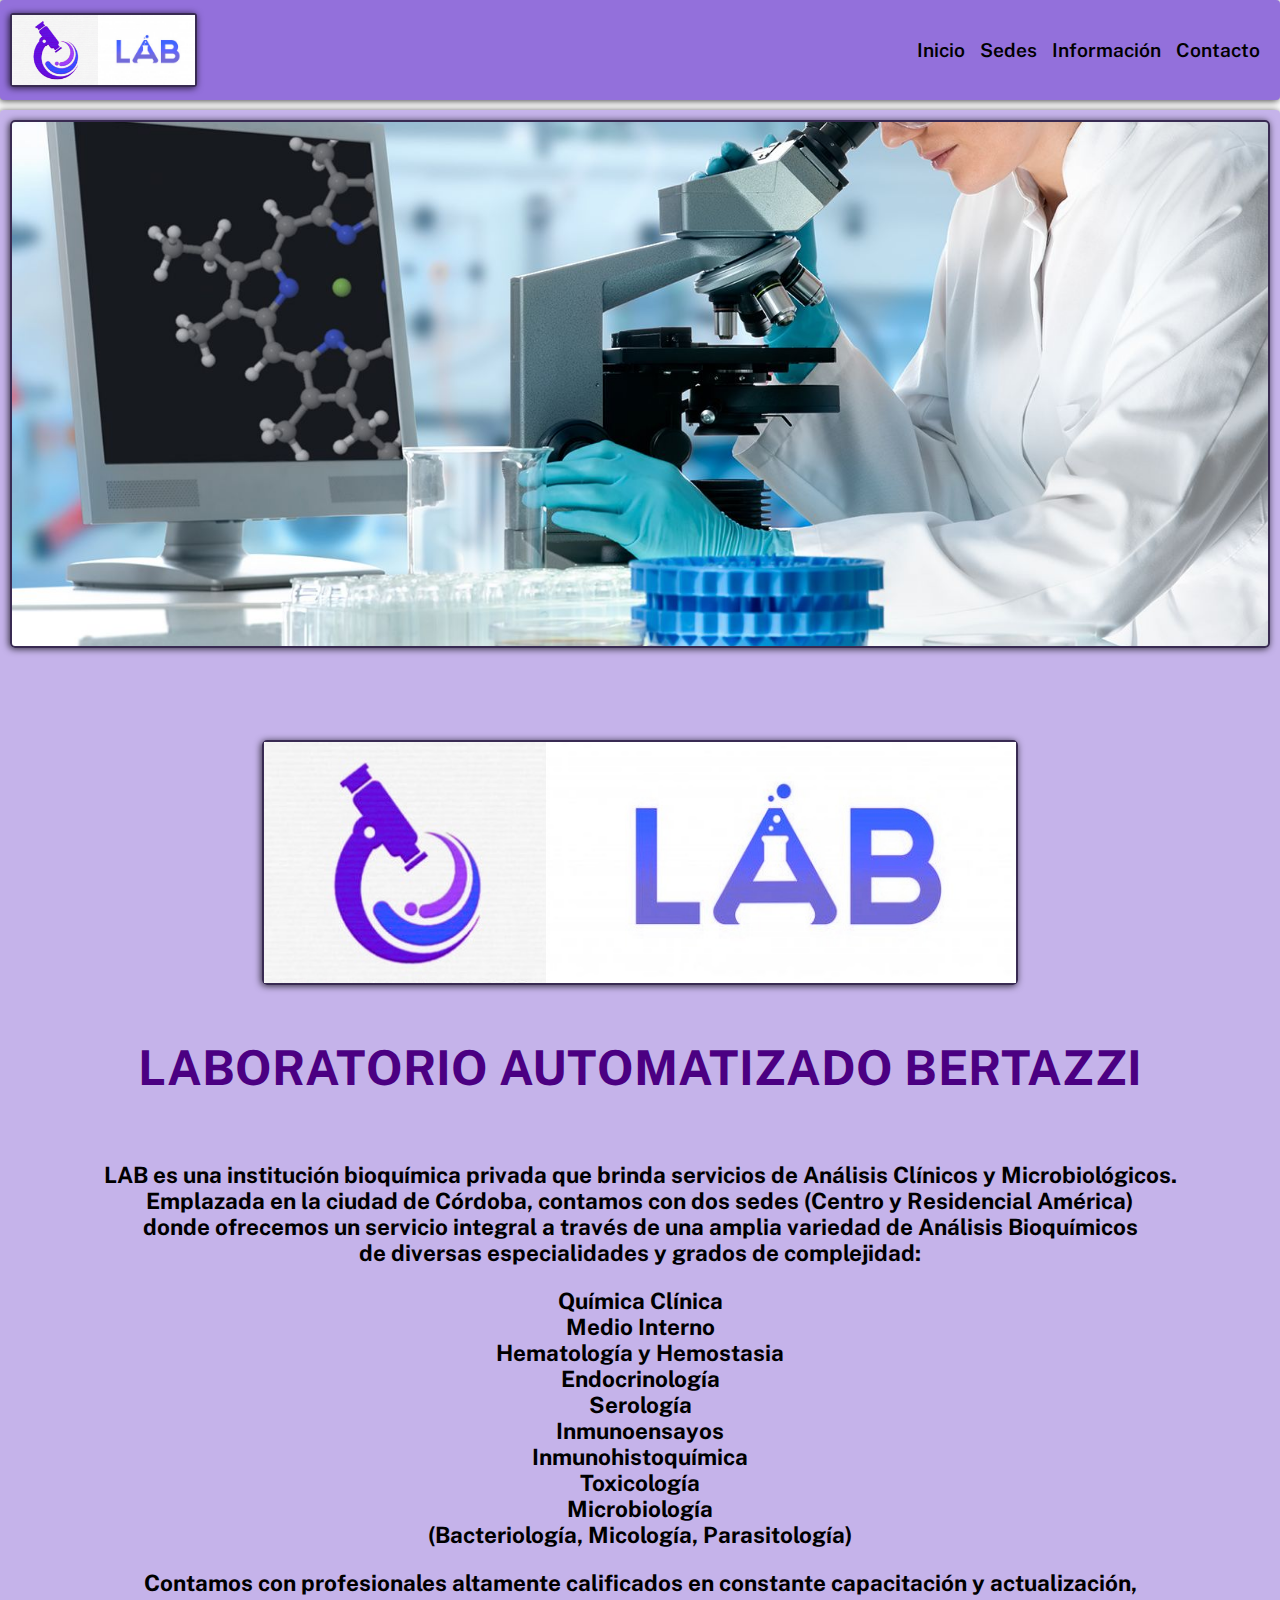
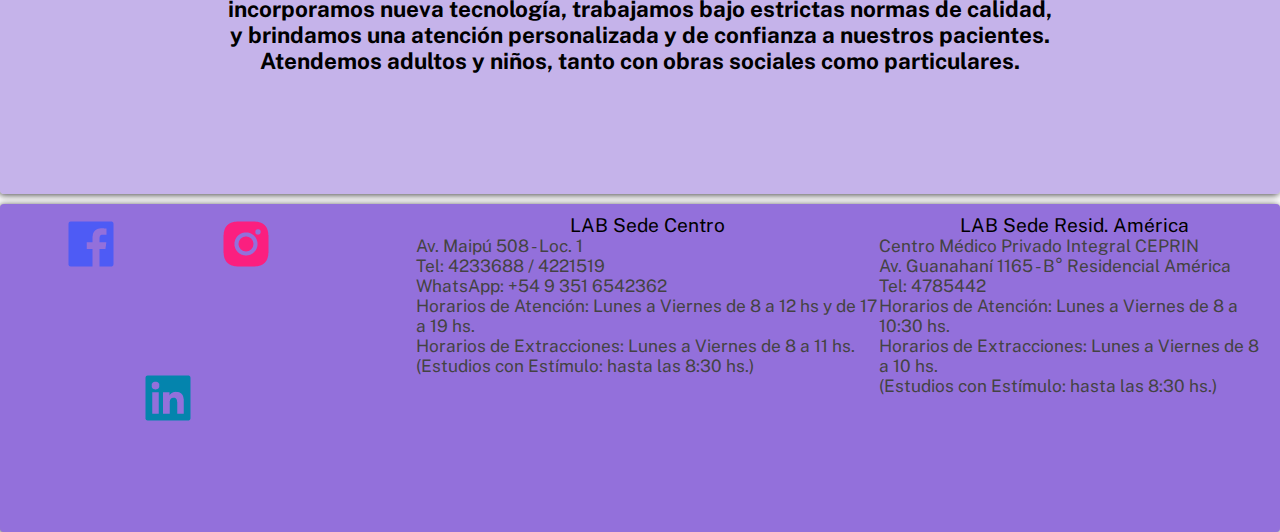
<file: index.html>
<!DOCTYPE html>
<html lang="en">
<head>
    <meta charset="UTF-8">
    <meta http-equiv="X-UA-Compatible" content="IE=edge">
    <meta name="viewport" content="width=device-width, initial-scale=1.0">
    <link rel="stylesheet" href="estilos.css">
    <link rel="icon" href="img/favicon.ico">
    <title>LAB</title>
</head>
<body class="grid-container">
    <header class="header">
        <a href="" class="logo">
            <img src="img/Logo1.jpg" alt="Logo">
            <img src="img/LAB.jpg" alt="LAB">
        </a>
        <input type="checkbox" id="menu-check">
        <label id="menu" for="menu-check">
            <span id="top-line"></span>
            <span id="middle-line"></span>
            <span id="bottom-line"></span>
        </label>
        <nav>
            <a href="index.html" class="nav-link">Inicio</a>
            <a href="sedes.html" class="nav-link">Sedes</a>
            <a href="informacion.html" class="nav-link">Información</a>
            <a href="contacto.html" class="nav-link">Contacto</a>
        </nav>
    </header>
    
    
    <section class="main">

        <div class="slider-container">
            <div class="slider-position"></div>
        </div>
    
        <br>
        <div class="logo-main">
            <img  src="img/Logo LAB.jpg" alt="Logo LAB">
            <!-- <img  src="img/LAB4.jpg" alt="LAB"> -->
        </div>
        
        <div class="lab">
            <br><br>
            <h1>LABORATORIO AUTOMATIZADO BERTAZZI</h1>
            <br><br><br>
            <h3>LAB es una institución bioquímica privada que brinda servicios de Análisis Clínicos y Microbiológicos.</h3>
            <h3>Emplazada en la ciudad de Córdoba, contamos con dos sedes (Centro y Residencial América)</h3>
            <h3>donde ofrecemos un servicio integral a través de una amplia variedad de Análisis Bioquímicos</h3>
            <h3>de diversas especialidades y grados de complejidad:</h3>
            <br>
            <h3><ul>
                <li>Química Clínica</li>
                <li>Medio Interno</li>
                <li>Hematología y Hemostasia</li>
                <li>Endocrinología</li>
                <li>Serología</li>
                <li>Inmunoensayos</li>
                <li>Inmunohistoquímica</li>
                <li>Toxicología</li>
                <li>Microbiología</li>
                <li>(Bacteriología, Micología, Parasitología)</li>
            </ul></h3>
            <br>
            <h3>Contamos con profesionales altamente calificados en constante capacitación y actualización,</h3>
            <h3>incorporamos nueva tecnología, trabajamos bajo estrictas normas de calidad,</h3>
            <h3>y brindamos una atención personalizada y de confianza a nuestros pacientes.</h3>
            <h3>Atendemos adultos y niños, tanto con obras sociales como particulares.</h3>
            <br><br><br><br><br>
        </div>
        
    </section>   
    

    <div class="footer">
        <div class="social">
            <a href="https://es-la.facebook.com/"><img src="img/facebook-square-logo-60.png" alt="Facebook"></a>
            <a href="https://www.instagram.com/"><img src="img/instagram-alt-logo-60.png" alt="Instagram"></a>
            <a href="https://ar.linkedin.com/"><img src="img/linkedin-square-logo-60.png" alt="LinkedIn"></a>
        </div>
        <div class="sede-centro-footer">
            <p><span class="cabecera-footer"><a href="sedes.html">LAB Sede Centro</a></span></p>
            <p class="text-footer">Av. Maipú 508 - Loc. 1</p>
            <p class="text-footer">Tel: 4233688 / 4221519</p>
            <p class="text-footer">WhatsApp: +54 9 351 6542362</p>
            <p class="text-footer">Horarios de Atención: Lunes a Viernes de 8 a 12 hs y de 17 a 19 hs.</p>
            <p class="text-footer">Horarios de Extracciones: Lunes a Viernes de 8 a 11 hs.</p>
            <p class="text-footer">(Estudios con Estímulo: hasta las 8:30 hs.)</p>
        </div>
        <div class="sede-america-footer">
            <p><span class="cabecera-footer"><a href="sedes.html">LAB Sede Resid. América</a></span></p>
            <p class="text-footer">Centro Médico Privado Integral CEPRIN</p>
            <p class="text-footer">Av. Guanahaní 1165 - B° Residencial América</p>
            <p class="text-footer">Tel: 4785442</p>
            <p class="text-footer">Horarios de Atención: Lunes a Viernes de 8 a 10:30 hs.</p>
            <p class="text-footer">Horarios de Extracciones: Lunes a Viernes de 8 a 10 hs.</p>
            <p class="text-footer">(Estudios con Estímulo: hasta las 8:30 hs.)</p>
        </div>
    </div>

</body>
</html>
</file>
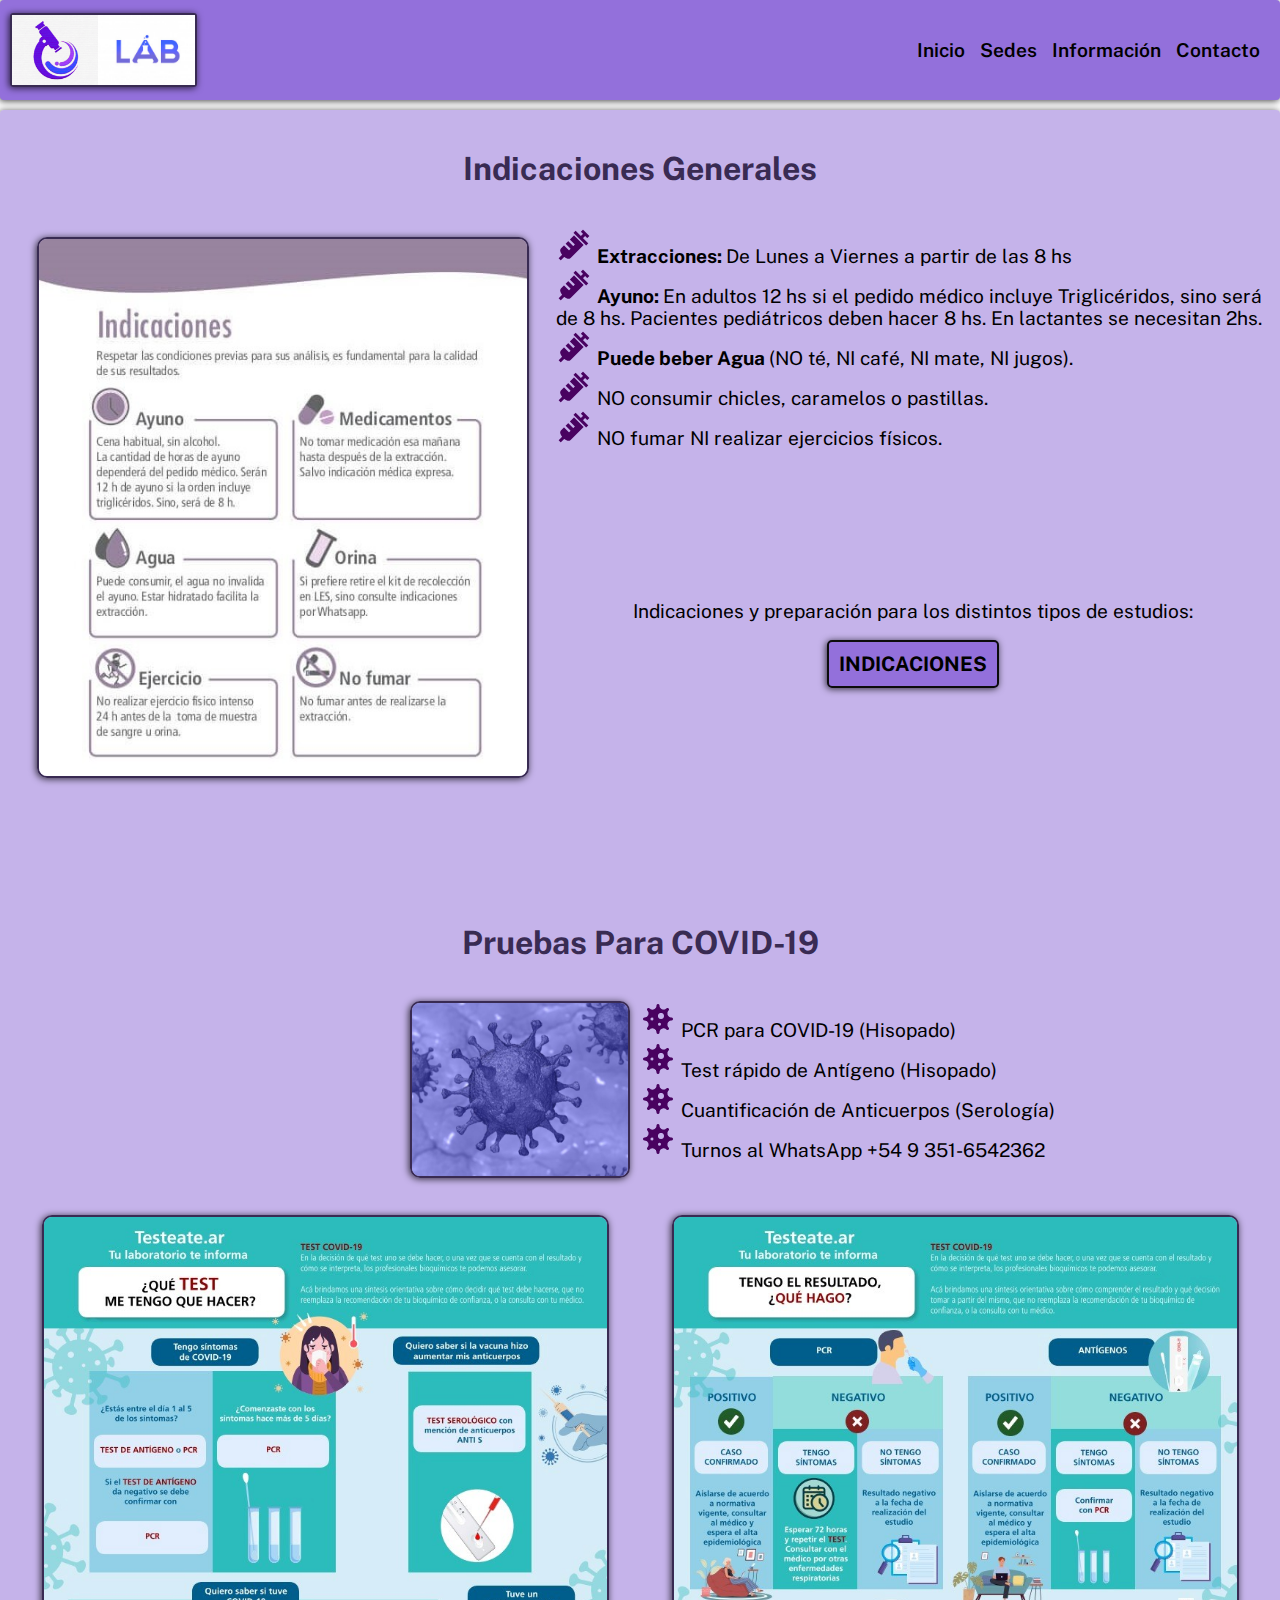
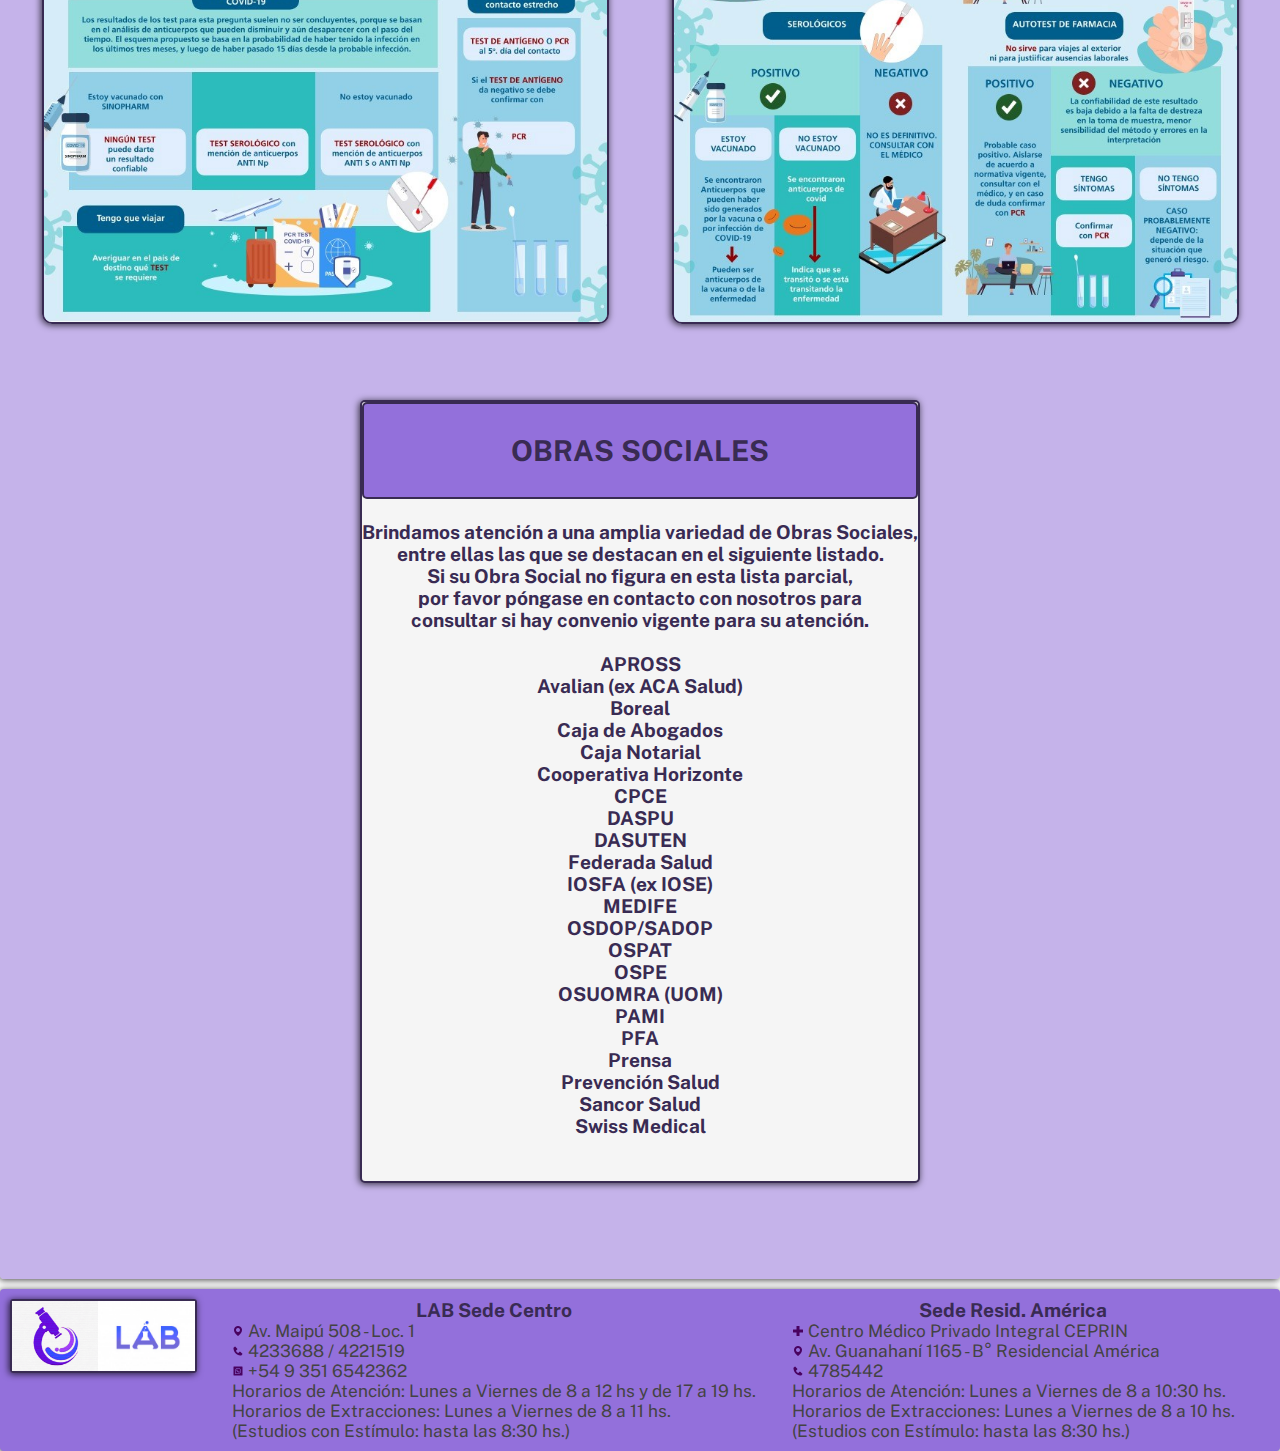
<file: informacion.html>
<!DOCTYPE html>
<html lang="en">
<head>
    <meta charset="UTF-8">
    <meta http-equiv="X-UA-Compatible" content="IE=edge">
    <meta name="viewport" content="width=device-width, initial-scale=1.0">
    <link rel="stylesheet" href="estilos.css">
    <link rel="icon" href="img/favicon.ico">
    <script src="https://ajax.googleapis.com/ajax/libs/jquery/2.2.4/jquery.min.js"></script>
    <title>Información</title>
</head>
<body class="grid-container">

    <header class="header">
        <a href="" class="logo">
            <img src="img/Logo1.jpg" alt="logo">
            <img src="img/LAB.jpg" alt="LAB">
        </a>
        <input type="checkbox" id="menu-check">
        <label id="menu" for="menu-check">
            <span id="top-line"></span>
            <span id="middle-line"></span>
            <span id="bottom-line"></span>
        </label>
        <nav>
            <a href="index.html" class="nav-link">Inicio</a>
            <a href="sedes.html" class="nav-link">Sedes</a>
            <a href="informacion.html" class="nav-link">Información</a>
            <a href="contacto.html" class="nav-link">Contacto</a>
        </nav>
    </header>
    

    <section class="informacion">
        
        <div class="analisis-generales">
            
            <p class="titulo-indicaciones">Indicaciones Generales</p>
            <img class="infografia-general" src="img/Indicaciones.jpg" alt="Indicaciones">
            
            <div class="texto-indicaciones">

                <p>
                    <img src="[data-uri]"/>
                    <strong>Extracciones: </strong>De Lunes a Viernes a partir de las 8 hs
                </p>

                <p>
                    <img src="[data-uri]"/>
                    <strong>Ayuno: </strong>En adultos 12 hs si el pedido médico incluye Triglicéridos, sino será de 8 hs. Pacientes
                    pediátricos deben hacer 8 hs. En lactantes se necesitan 2hs.
                </p>

                <p>
                    <img src="[data-uri]"/>
                    <strong>Puede beber Agua </strong> (NO té, NI café, NI mate, NI jugos).
                </p>

                <p>
                    <img src="[data-uri]"/>
                    NO consumir chicles, caramelos o pastillas.
                </p>

                <p>
                    <img src="[data-uri]"/>
                    NO fumar NI realizar ejercicios físicos. 
                </p>
      
            </div>

            <div class="otros-indicaciones">
                <p>
                    Indicaciones y preparación para los distintos tipos de estudios:
                </p>
            
                <a class="button" href="https://www.yumpu.com/es/document/read/29465953/analisis-de-laboratorio-indicaciones-para-toma-de-muestra-osecac" target="_blank">INDICACIONES</a>
            </div>
        </div>
        <br><br><br>
        <div class="COVID-19">
            <p class="titulo-indicaciones">Pruebas Para COVID-19</p>

            <img class="icono-covid" src="img/COVID.jpg" alt="COVID-19">
            
            <div class="texto-indicaciones">
                

                <p>
                    <img src="[data-uri]"/>
                    PCR para COVID-19 (Hisopado)
                </p>
                <p>
                    <img src="[data-uri]"/>
                    Test rápido de Antígeno (Hisopado)
                </p>
                <p>
                    <img src="[data-uri]"/>
                    Cuantificación de Anticuerpos (Serología)
                </p>
                <p>
                    <img src="[data-uri]"/>
                    Turnos al WhatsApp +54 9 351-6542362
                </p>
                <br><br>
            </div>
            
            <div  class="infografia-covid-1">
                <img src="img/Testeate-COVID-19-Que-test-me-tengo-que-hacer.jpg" alt="Qué test hacer">
            </div>
            
            <div class="infografia-covid-2">
                <img src="img/Testeate-COVID-19-Tengo-el-resultado-que-hago.jpg" alt="Tengo el resultado">
            </div>
        </div>
        <br>
        <div class="obras-sociales">
            <h2>OBRAS SOCIALES</h2>
            <br>
            <H4>Brindamos atención a una amplia variedad de Obras Sociales,</H4>
            <h4>entre ellas las que se destacan en el siguiente listado.</h4>
            <h4>Si su Obra Social no figura en esta lista parcial, </h4>
            <h4>por favor póngase en contacto con nosotros para</h4>
            <h4>consultar si hay convenio vigente para su atención.</h4>
            <br>
            <h4><ul>
                <li>APROSS</li>
                <li>Avalian (ex ACA Salud)</li>
                <li>Boreal</li>
                <li>Caja de Abogados</li>
                <li>Caja Notarial</li>
                <li>Cooperativa Horizonte</li>
                <li>CPCE</li>
                <li>DASPU</li>
                <li>DASUTEN</li>
                <li>Federada Salud</li>
                <li>IOSFA (ex IOSE)</li>
                <li>MEDIFE</li>
                <li>OSDOP/SADOP</li>
                <li>OSPAT</li>
                <li>OSPE</li>
                <li>OSUOMRA (UOM)</li>
                <li>PAMI</li>
                <li>PFA</li>
                <li>Prensa</li>
                <li>Prevención Salud</li>
                <li>Sancor Salud</li>
                <li>Swiss Medical</li>
                <br><br>
            </ul></h4>
        </div>
        <br><br><br>
    </section>
   

    <footer class="footer">

        <div class="icono-institucion">
            <a href="" class="logo">
                <img src="img/Logo1.jpg" alt="Logo">
                <img src="img/LAB.jpg" alt="LAB">
            </a>
        </div>

        <div class="sede-centro">
            <p><span class="cabecera-footer"><strong>LAB Sede Centro</strong></span></p>
            <p class="text-footer">
                <img src="[data-uri]"/>
                Av. Maipú 508 - Loc. 1
            </p>
            <p class="text-footer">
                <img src="[data-uri]"/>
                <!-- <box-icon name='phone' type='solid' color='#490260' ></box-icon> -->
                4233688 / 4221519
            </p>
            <p class="text-footer">
                <img src="[data-uri]"/>
                +54 9 351 6542362
            </p>
            <p class="text-footer">Horarios de Atención: Lunes a Viernes de 8 a 12 hs y de 17 a 19 hs.</p>
            <p class="text-footer">Horarios de Extracciones: Lunes a Viernes de 8 a 11 hs.</p>
            <p class="text-footer">(Estudios con Estímulo: hasta las 8:30 hs.)</p>
        </div>
        
        <div class="sede-america">
            <p><span class="cabecera-footer"><strong> Sede Resid. América</strong></span></p>
            <p class="text-footer">
                <img src="[data-uri]"/>
                Centro Médico Privado Integral CEPRIN
            </p>
            <p class="text-footer">
                <img src="[data-uri]"/>
                Av. Guanahaní 1165 - B° Residencial América
            </p>
            <p class="text-footer">
                <img src="[data-uri]"/>
                4785442
            </p>
            <p class="text-footer">Horarios de Atención: Lunes a Viernes de 8 a 10:30 hs.</p>
            <p class="text-footer">Horarios de Extracciones: Lunes a Viernes de 8 a 10 hs.</p>
            <p class="text-footer">(Estudios con Estímulo: hasta las 8:30 hs.)</p>
        </div>
        <br>
    </footer>
    
</body>
</html>
</file>
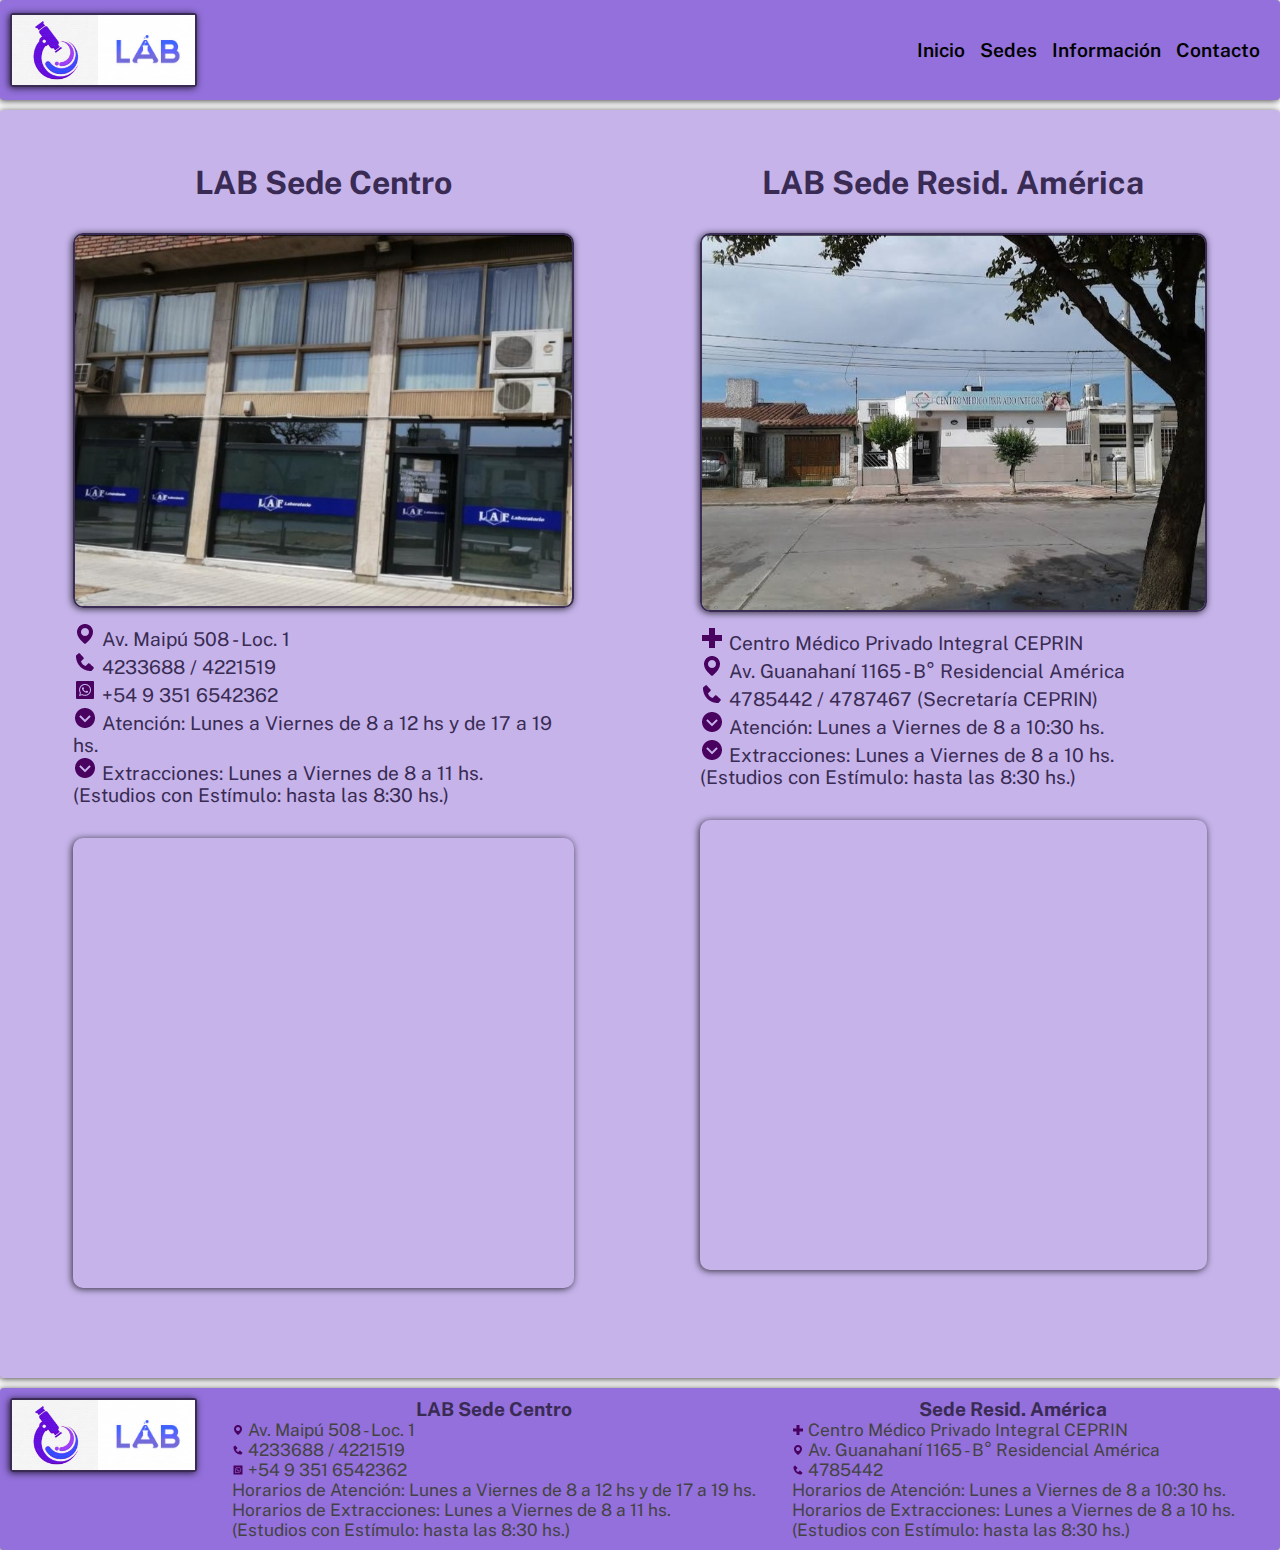
<file: sedes.html>
<!DOCTYPE html>
<html lang="en">
<head>
    <meta charset="UTF-8">
    <meta http-equiv="X-UA-Compatible" content="IE=edge">
    <meta name="viewport" content="width=device-width, initial-scale=1.0">
    <link rel="stylesheet" href="estilos.css">
    <link rel="icon" href="img/favicon.ico">
    <title>Sedes</title>
</head>
<body class="grid-container">

    <header class="header">
        <a href="" class="logo">
            <img src="img/Logo1.jpg" alt="logo">
            <img src="img/LAB.jpg" alt="LAB">
        </a>
        <input type="checkbox" id="menu-check">
        <label id="menu" for="menu-check">
            <span id="top-line"></span>
            <span id="middle-line"></span>
            <span id="bottom-line"></span>
        </label>
        <nav>
            <a href="index.html" class="nav-link">Inicio</a>
            <a href="sedes.html" class="nav-link">Sedes</a>
            <a href="informacion.html" class="nav-link">Información</a>
            <a href="contacto.html" class="nav-link">Contacto</a>
        </nav> 
    </header>
    
    <section class="sedes">
        <div class="sede-1">
            <br><br>
            <p class="nombre-sede">LAB Sede Centro</p>
            <br>
            <img clas="imagen-sede" src="img/Sede Maipú.jpg" alt="Sede Centro">
            
            <div class="informacion-sede">
                <p>
                    <img src="[data-uri]"/>
                    Av. Maipú 508 - Loc. 1
                </p>
                <p>
                    <img src="[data-uri]"/>
                    4233688 / 4221519
                </p>
                <p>
                    <img src="[data-uri]"/>
                    +54 9 351 6542362
                </p>
                <p>
                    <img src="[data-uri]"/>
                    Atención: Lunes a Viernes de 8 a 12 hs y de 17 a 19 hs.</p>
                <p>
                    <img src="[data-uri]"/>
                    Extracciones: Lunes a Viernes de 8 a 11 hs.</p>
                <p>(Estudios con Estímulo: hasta las 8:30 hs.)</p>
            </div>
            <br>
            <iframe class="map-sede" src="https://www.google.com/maps/embed?pb=!1m18!1m12!1m3!1d3405.103850633646!2d-64.17955908515839!3d-31.41126470314665!2m3!1f0!2f0!3f0!3m2!1i1024!2i768!4f13.1!3m3!1m2!1s0x9432a29e00acebb7%3A0xad075054bddd9c4b!2sAv.%20Maip%C3%BA%20508%2C%20X5000IBL%20C%C3%B3rdoba!5e0!3m2!1ses-419!2sar!4v1664491000704!5m2!1ses-419!2sar" width="600" height="450" style="border:0;" allowfullscreen="" loading="lazy" referrerpolicy="no-referrer-when-downgrade"></iframe>
            <br><br><br>
        </div>
        
        <div class="sede-2">
            <br><br>
            <p class="nombre-sede">LAB Sede Resid. América</p>
            <br>
            <img clas="imagen-sede" src="img/Sede R. América.jpg" alt="Sede R. América">
        
            <div class="informacion-sede">
                <p>
                    <img src="[data-uri]"/>
                    Centro Médico Privado Integral CEPRIN
                </p>
                <p>
                    <img src="[data-uri]"/>
                    Av. Guanahaní 1165 - B° Residencial América
                </p>
                <p>
                    <img src="[data-uri]"/>
                    4785442 / 4787467 (Secretaría CEPRIN)
                </p>
                <p>
                    <img src="[data-uri]"/>
                    Atención: Lunes a Viernes de 8 a 10:30 hs.
                </p>
                <p>
                    <img src="[data-uri]"/>
                    Extracciones: Lunes a Viernes de 8 a 10 hs.
                </p>
                <p>(Estudios con Estímulo: hasta las 8:30 hs.)</p>
            </div>
            <br>
            <iframe class="map-sede" src="https://www.google.com/maps/embed?pb=!1m18!1m12!1m3!1d3406.16630230326!2d-64.16149598515919!3d-31.381977701727994!2m3!1f0!2f0!3f0!3m2!1i1024!2i768!4f13.1!3m3!1m2!1s0x9432982334237953%3A0x4e38d14540bca23!2sGuanahani%201165%2C%20X5012%20C%C3%B3rdoba!5e0!3m2!1ses-419!2sar!4v1664492275319!5m2!1ses-419!2sar" width="600" height="450" style="border:0;" allowfullscreen="" loading="lazy" referrerpolicy="no-referrer-when-downgrade"></iframe>
            <br><br><br>   
        </div>
        <br>
    </section>

    <footer class="footer">
        <div class="icono-institucion">
            <a href="" class="logo">
                <img src="img/Logo1.jpg" alt="Logo">
                <img src="img/LAB.jpg" alt="LAB">
            </a>
        </div>

        <div class="sede-centro">
            <p><span class="cabecera-footer"><strong>LAB Sede Centro</strong></span></p>
            <p class="text-footer">
                <img src="[data-uri]"/>
                Av. Maipú 508 - Loc. 1
            </p>
            <p class="text-footer">
                <img src="[data-uri]"/>
                <!-- <box-icon name='phone' type='solid' color='#490260' ></box-icon> -->
                4233688 / 4221519
            </p>
            <p class="text-footer">
                <img src="[data-uri]"/>
                +54 9 351 6542362
            </p>
            <p class="text-footer">Horarios de Atención: Lunes a Viernes de 8 a 12 hs y de 17 a 19 hs.</p>
            <p class="text-footer">Horarios de Extracciones: Lunes a Viernes de 8 a 11 hs.</p>
            <p class="text-footer">(Estudios con Estímulo: hasta las 8:30 hs.)</p>
        </div>
        
        <div class="sede-america">
            <p><span class="cabecera-footer"><strong> Sede Resid. América</strong></span></p>
            <p class="text-footer">
                <img src="[data-uri]"/>
                Centro Médico Privado Integral CEPRIN
            </p>
            <p class="text-footer">
                <img src="[data-uri]"/>
                Av. Guanahaní 1165 - B° Residencial América
            </p>
            <p class="text-footer">
                <img src="[data-uri]"/>
                4785442
            </p>
            <p class="text-footer">Horarios de Atención: Lunes a Viernes de 8 a 10:30 hs.</p>
            <p class="text-footer">Horarios de Extracciones: Lunes a Viernes de 8 a 10 hs.</p>
            <p class="text-footer">(Estudios con Estímulo: hasta las 8:30 hs.)</p>
        </div>
        <br>
    </footer>
</body>
</html>
</file>
<file: estilos.css>
@import url("https://fonts.googleapis.com/css2?family=Public+Sans&display=swap");

* {
    box-sizing: border-box;
    margin: 0;
    padding: 0;
}

html {
  height: 100%;
}

body {
    font-family: "Public Sans", sans-serif;
    font-size: 1.2rem;
    min-height: 100%;
    background-color: white;
}

.grid-container > * {
    box-shadow: -1px 1px 7px 0px rgba(0, 0, 0, 0.75);
    border-radius: 4px;
    padding: 10px;
    text-align: center;
}
 
.grid-container {
    display: grid;
    gap: 10px;
    grid-template: 
        "header" 100px
        "main" auto
        "footer" auto;
}

.main {
  grid-area: main;
  background-color: rgba(147, 112, 216, 0.534);

  display: grid;
  grid-template-rows: repeat(3,auto);
  row-gap: 10px;
  justify-content: center; 
}


/******************************************************/
/************************HEADER************************/
/******************************************************/

.header{
  display: flex;
  min-height: 70px;
  background-color: mediumpurple;
  justify-content: space-between;
  align-items: center;
  padding: 10px;
  z-index: 9999;
}

a{
  text-decoration: none;
  color: black;
}

.logo{
  display: flex;
  align-items: center;
  border: 2px solid rgb(57, 43, 83);
  box-shadow: -1px 1px 7px 0px rgba(0, 0, 0, 0.75);
  border-radius: 3px;
}

.logo img{
  height: 70px;
  margin-right: 0px;
}

nav a{
  font-weight: 600;
  padding-right: 10px;
}

nav a:hover{
  color: indigo;
  font-size: larger;
}

#menu, #menu-check {
  display: none;
}

@media (max-width:600px){

  header{
      flex-direction: row;
  }

  nav{
    position: absolute;
    top: 0;
    right: 0;
    height: 100%;
    width: 45%;
    background-color: mediumpurple;
    padding-top: 70px;
    padding-right: 30px;
    opacity: 0.8;
    color: black;
    font-size: 1.5em;
  }

  a{
    display: block;
    text-align: right;
  }

  #menu-check:not(:checked) ~ nav {
    display: none;
  }

  #menu-check:checked ~ nav {
    display: block;
  }

  #menu {
      display: block;
      color: black;
      background-color: mediumpurple;
      font-size: 1.2em;
      font-weight: bold;
      position: absolute;
      right: 40px;
      top: 33px;
      z-index: 9999;  
  }

  #menu:hover{
    color: indigo;
    filter: brightness(110%);
    cursor: pointer;
  }

  #top-line, #middle-line, #bottom-line{
    position: absolute;
    content: none;
    background-color: black;
    width: 30px;
    height: 5px;
    border-radius: 5px;
    transition: all 400ms ease;
  }

  #middle-line{
    top: 11px;
  }

  #bottom-line{
    top: 22px;
  }

  #menu-check:checked ~ #menu #top-line{
    transform: rotate(140deg);
    top: 10px;
  }

  #menu-check:checked ~ #menu #middle-line{
    opacity: 0;
  }

  #menu-check:checked ~ #menu #bottom-line{
    transform: rotate(-140deg);
    top: 10px;
  }

}


/******************************************************/
/***********************CARRUSEL***********************/
/******************************************************/

.slider-position{
  position: absolute;
  top: 100%;
  left: 100%;
  transform: translate(-100%, -100%);
  
}

.slider-container{
  background-image: url(img/50520-laboratorio-clinico.jpg);
  background-size: cover;
  height: 33rem;
  width: 100%;
  animation: animate 35s infinite;
  border: 2px solid rgb(57, 43, 83);
  box-shadow: -1px 1px 7px 0px rgba(0, 0, 0, 0.75);
  border-radius: 5px;
}

.slider-container img{
  flex: 0 0 100%;
  width: 100%;
  object-fit: cover;
}
@keyframes animate{
  14.28% {
      background-image: url(img/50520-laboratorio-clinico.jpg);
      background-size: cover;
  }

  28.56% {
      background-image: url(img/50523-laboratorio-clinico.jpg);
      background-size: cover;
  }

  42.84% {
      background-image: url(img/50562-laboratorio-clinico.jpg);
      background-size: cover;
  }

  57.12% {
      background-image: url(img/50573-laboratorio-clinico.jpg);
      background-size: cover;
  }

  71.4% {
      background-image: url(img/50605-laboratorio-clinico.jpg);
      background-size: cover;
  }

  85.68% {
      background-image: url(img/50611-laboratorio-clinico.jpg);
      background-size: cover;
  }

  99.96% {
      background-image: url(img/50678-laboratorio-clinico.jpg);
      background-size: cover;
  }
}


/******************************************************/
/************************INICIO************************/
/******************************************************/

.main{
  grid-auto-columns: minmax(35rem, 1fr);
  grid-template-rows: repeat(auto-fill), minmax(15rem, 1fr);
}

.logo-main{
  display: flex;
  align-items: center;
  justify-content: center;
  height: 15.3rem;
  width: 60%;
  border: 2px solid rgb(57, 43, 83);
  box-shadow: -1px 1px 7px 0px rgba(0, 0, 0, 0.75);
  border-radius: 5px;
  margin: auto;
  margin-top: 50px;
}

.logo-main img{
  height: 100%;
  width: 100%;
}

.lab h1{
  color: indigo;
  font-size: 3rem;
  font-weight: bold;
}

.lab ul{
  list-style: none;
}

@media (max-width: 600px){

  .logo-main { 
    height: 15.3rem;
    width: 100%;
  }

  .logo-main img{ 
    height: 100%;
    width: 100%;
  }

}


/************************************************************************************
*************************************FOOTER*****************************************
*************************************************************************************/

.footer {
  grid-area: footer;
  background-color: mediumpurple;
  /*Flex Property*/
  display: inline-flex;
  flex-direction: row;
  flex-wrap: nowrap;
  justify-content: space-between;
  align-items: flex-start;
}

.icono-institucion{
  display: flex;
}

.cabecera-footer{
  font-size: 1em;
  color: rgb(57, 43, 83);
  text-align: left;
}

.text-footer{
  font-size: 0.9em;
  color: rgb(68, 67, 67);
  text-align: left;
}

.text-footer>img{
  height: 12px;
}

/* @media (max-width: 600px) {
  .footer{
    display: inline-flex;
    flex-direction: column;
    align-items: stretch;
  }
} */

@media (max-width: 900px) {
  .footer{
    display: inline-flex;
    flex-direction: column;
    align-items: stretch;
  }
}


/*************************************************************************************
************************SEDES*********************************************************
**************************************************************************************/

.sedes{
  display: grid;
  grid-template-columns: repeat(2,auto);
  background-color: rgba(147, 112, 216, 0.534);
}

.nombre-sede{
  text-align: center;
  font-size: xx-large;
  font-weight: bolder;
  color:rgb(57, 43, 83);
  margin-bottom: 10px;
}

.sedes>div>img{
  width: 80%;
  /* border: 2px solid rgb(57, 43, 83); */
  border: 2px solid rgb(57, 43, 83);
  box-shadow: -1px 1px 7px 0px rgba(0, 0, 0, 0.75);
  border-radius: 10px;
  margin-bottom: 10px;
}

.informacion-sede{
  width: 80%;
  margin: auto;
  text-align: left;
  font-size: 1em;
  color:rgb(57, 43, 83);
  margin-bottom: 10px;
}

.sedes>div>iframe{
  width: 80%;
  border: 2px solid rgb(57, 43, 83);
  box-shadow: -1px 1px 7px 0px rgba(0, 0, 0, 0.75);
  border-radius: 10px;
  margin-bottom: 10px;
}

@media (max-width: 600px) {
  .sedes{
    grid-template-columns: auto;
  }
  
  .nombre-sede{
    font-size: x-larger;
    font-weight: bolder;
  }
  
  .informacion-sede{
    font-size: large;
  }
}

/* @media (max-width: 900px) {
  .nombre-sede{
    font-size:large;
  }
  
  .informacion-sede{
    font-size: small;
  }
} 

/*******************************************************************************************
***************************INFORMACION******************************************************
********************************************************************************************/

.informacion{
  display: grid;
  grid-template-rows: repeat(3,auto);
  row-gap: 20px;
  background-color: rgba(147, 112, 216, 0.534);
}

.analisis-generales{
  display: grid;
  grid-template-areas: 'titulo titulo'
                       'infografia texto'
                       'infografia otros';
  row-gap: 10px;
  justify-content: center;                      
}

.titulo-indicaciones{
  grid-area: titulo;
  text-align: center;
  font-size: xx-large;
  font-weight: bolder;
  color:rgb(57, 43, 83);
  margin: 30px;
}

.infografia-general{
  grid-area: infografia;
  width: 90%;
  border: 2px solid rgb(57, 43, 83);
  box-shadow: -1px 1px 7px 0px rgba(0, 0, 0, 0.75);
  border-radius: 10px;
  margin: 10px auto 10px;
}

.infografia-general:hover{
  -webkit-transition: all .2s ease-in-out;
  -moz-transition: all .2s ease-in-out;
  -o-transition: all .2s ease-in-out;
  -ms-transition: all .2s ease-in-out;

  -webkit-transform: translateX(2em) scale(1.3); 
  -moz-transform:  translateX(2em) scale(1.3); 
  -o-transform: translateX(2em)  scale(1.3); 
  transform: translateX(2em) scale(1.3); 
}

.texto-indicaciones{
  grid-area: texto;
  text-align: left;
  /* color:rgb(57, 43, 83); */
}

.texto-indicaciones>p>img{
  display:inline-block
}

.otros-indicaciones{
  grid-area: otros;
  display: block;
  /* color:rgb(57, 43, 83); */
}

.otros-indicaciones p{
  margin: 30px;
}

.informacion .button{
  font-size: 20px;
  font-weight: bold;
  text-decoration: none;
  border: 2px solid rgb(12, 12, 12);
  box-shadow: -1px 1px 7px 0px rgba(0, 0, 0, 0.75);
  border-radius: 5px;
  padding: 10px;
  margin-top: 10px;
  width: 45%;
  background-color: mediumpurple;
}

.informacion .button:hover{
  color: indigo;
  filter: brightness(110%);
	box-shadow: 3px 0px 30px rgba(163,163,163, 1);
}

.COVID-19{
  display: grid;
  grid-template-areas: 'titulo titulo'
                       'icono texto'
                       'infografia1 infografia2';
  row-gap: 10px;
  grid-template-columns: 1fr 1fr;
  justify-content: center;                      
}

.icono-covid{
  grid-area: icono;
  width: 35%;
  border: 2px solid rgb(57, 43, 83);
  box-shadow: -1px 1px 7px 0px rgba(0, 0, 0, 0.75);
  border-radius: 10px;
  margin-right: 10px;
  justify-self: end;
}

.infografia-covid-1{
  grid-area: infografia1;
}

.infografia-covid-1 img{
  width: 90%;
  border: 2px solid rgb(57, 43, 83);
  box-shadow: -1px 1px 7px 0px rgba(0, 0, 0, 0.75);
  border-radius: 10px;
  margin: 0px auto 10px;
}

.infografia-covid-1:hover{
  -webkit-transition: all .2s ease-in-out;
  -moz-transition: all .2s ease-in-out;
  -o-transition: all .2s ease-in-out;
  -ms-transition: all .2s ease-in-out;

  -webkit-transform: translateX(2em) scale(1.3); 
  -moz-transform:  translateX(2em) scale(1.3); 
  -o-transform: translateX(2em)  scale(1.3); 
  transform: translateX(2em) scale(1.3); 
}

.infografia-covid-2{
  grid-area: infografia2;
}

.infografia-covid-2 img{
  width: 90%;
  border: 2px solid rgb(57, 43, 83);
  box-shadow: -1px 1px 7px 0px rgba(0, 0, 0, 0.75);
  border-radius: 10px;
  margin: 0px auto 10px;

  -webkit-transition: all .2s ease-in-out;
  -moz-transition: all .2s ease-in-out;
  -o-transition: all .2s ease-in-out;
  -ms-transition: all .2s ease-in-out;
}

.infografia-covid-2:hover{
  -webkit-transition: all .2s ease-in-out;
  -moz-transition: all .2s ease-in-out;
  -o-transition: all .2s ease-in-out;
  -ms-transition: all .2s ease-in-out;

  -webkit-transform: translateX(-3em) scale(1.3); 
  -moz-transform:  translateX(-3em) scale(1.3); 
  -o-transform: translateX(-3em)  scale(1.3); 
  transform: translateX(-3em) scale(1.3); 
}

.obras-sociales{
  justify-self: center;
  width: 35rem;
  display: inline-block;
  background-color: #f5f5f5;
  text-decoration: none;
  align-items: center;
  justify-content: center;
  border: 2px solid rgb(57, 43, 83);
  border-radius: 5px;
  box-shadow: -1px 1px 7px 0px rgba(0, 0, 0, 0.75);
}

.obras-sociales h2{
  font-weight: bolder;
  color:rgb(57, 43, 83);
  border: 2px solid rgb(57, 43, 83);
  border-radius: 5px;
  padding: 30px;
  background-color: mediumpurple;
}

h4{
  color:rgb(57, 43, 83);
}

h4 ul{
  list-style: none;
}

@media (max-width: 950px) {

  .analisis-generales{
    display: grid;
    grid-template-areas: 'titulo titulo'
                         'infografia texto'
                         'otros otros';     
    row-gap: 10px;
    justify-content: center;                 
  }

  .COVID-19{
    display: grid;
    grid-template-areas: 'titulo titulo'
                         'texto texto'
                         'infografia1 infografia1'
                         'infografia2 infografia2';
    row-gap: 10px;
    grid-template-columns: 1fr 1fr;
    justify-content: center;                      
  }
  
  .icono-covid{
    display: none;
  }

  .infografia-covid-1:hover{
    -webkit-transition: all .2s ease-in-out;
    -moz-transition: all .2s ease-in-out;
    -o-transition: all .2s ease-in-out;
    -ms-transition: all .2s ease-in-out;
  
    -webkit-transform: scale(1.2); 
    -moz-transform:  scale(1.2); 
    -o-transform: scale(1.2); 
    transform: scale(1.2); 
  }

  .infografia-covid-2:hover{
    -webkit-transition: all .2s ease-in-out;
    -moz-transition: all .2s ease-in-out;
    -o-transition: all .2s ease-in-out;
    -ms-transition: all .2s ease-in-out;
  
    -webkit-transform: scale(1.2); 
    -moz-transform:  scale(1.2); 
    -o-transform: scale(1.2); 
    transform: scale(1.2); 
  }
} 

@media (max-width: 600px) {

  .analisis-generales{
    display: grid;
    grid-template-areas: 'titulo titulo'
                         'infografia infografia'
                         'otros otros';  
    row-gap: 10px;
    justify-content: center;                    
  }

  .analisis-generales>.texto-indicaciones{
    display: none;
  }
  .otros-indicaciones{
    grid-area: otros;
    display: inline-block;
  }

  .informacion .button{
    width: 30%;
    margin: auto;
  }
  
} 
/*************************************************************************************
************************CONTACTO******************************************************
**************************************************************************************/

.form {
  display: grid;
  grid-template-columns: 1fr;
  gap: 20px;
}

.formulario__container {
  background-color: rgba(147, 112, 216, 0.534);
}

.formulario__label {
	display: block;
	font-weight: 700;
	padding: 10px;
	cursor: pointer;
}

.formulario__grupo-input {
	position: relative;
}

.formulario__input {
	width:100%;
  vertical-align: middle;
	background: #fff;
	border: 3px solid rgb(99, 6, 165);
  box-shadow: -1px 1px 7px 0px rgba(0, 0, 0, 0.75);
	border-radius: 3px;
	height: 45px;
	line-height: 45px;
	padding: 0 40px 0 10px;
}

.formulario__input:focus {
	border: 3px solid #974cae;
	outline: none;
	box-shadow: 3px 0px 30px rgba(163,163,163, 0.4);
}

.formulario__input-error {
	font-size: 14px;
	margin-bottom: 0;
	display: none;
}

.formulario__input-error-activo {
	display: block;
}

.formulario__textarea {
	width:100%;
	background: #fff;
	border: 3px solid rgb(99, 6, 165);
  box-shadow: -1px 1px 7px 0px rgba(0, 0, 0, 0.75);
	border-radius: 3px;
  font-size: 15px;
  line-height: 20px;
}

.formulario__validacion-estado {
	position: absolute;
	right: 10px;
	bottom: 15px;
	z-index: 100;
	font-size: 16px;
	opacity: 0;
}

.formulario__mensaje,
.formulario__grupo-textarea,
.formulario__grupo-btn-enviar,
.formulario__mensaje {
	grid-column: span 1;
}

.formulario__mensaje {
	height: 45px;
	line-height: 45px;
	background: #F66060;
	padding: 0 15px;
	border-radius: 3px;
	display: none;
}

.formulario__mensaje-activo {
	display: block;
}

.formulario__mensaje p {
	margin: 0;
}

.formulario__grupo-btn-enviar {
	display: flex;
	flex-direction: column;
	align-items: center;
}

.formulario__btn {
	height: 45px;
	line-height: 45px;
	width: 20%;
	background: mediumpurple;
	color: black;
  font-size: 18px;
	font-weight: bold;
	border: 2px solid rgb(12, 12, 12);
  box-shadow: -1px 1px 7px 0px rgba(0, 0, 0, 0.75);
	border-radius: 5px;
	cursor: pointer;
	transition: .1s ease all;
}

.formulario__btn:hover {
  color: indigo;
  filter: brightness(100%);
	box-shadow: 3px 0px 30px rgb(30, 30, 30);
}

.formulario__mensaje-exito {
	font-size: 20px;
  font-weight: bold;
  padding-top: 10px;
	color: #119200;
	display: none;
}

.formulario__mensaje-exito-activo {
	display: block;
}

/* ----- -----  Estilos para Validacion ----- ----- */
.formulario__grupo-correcto .formulario__validacion-estado {
	color: #1ed12d;
	opacity: 1;
}

.formulario__grupo-incorrecto .formulario__label {
	color: #bb2929;
}

.formulario__grupo-incorrecto .formulario__validacion-estado {
	color: #bb2929;
	opacity: 1;
}

.formulario__grupo-incorrecto .formulario__input {
	border: 3px solid #bb2929;
}


/* ----- -----  Mediaqueries ----- ----- */
@media screen and (max-width: 600px) {

  .formulario__input,
  .formulario__textarea {
    width:100%;
  }

	.formulario__btn {
		width: 95%;
	}
}


/******************************************************/
/*********************MEDIA QUERIES********************/
/******************************************************/

@media (max-width: 600px) {
  .grid-container {
      grid-template:
          "header  header" 100px
          "main" auto
          "footer  footer" 100px /
          200px auto;
  }
}

@media (min-width: 900px) {
  .grid-container {
    grid-template:
      "header  header header"  100px
      "main" auto
      "footer  footer footer"  100px /
      200px    auto   200px;
  }
}
</file>
